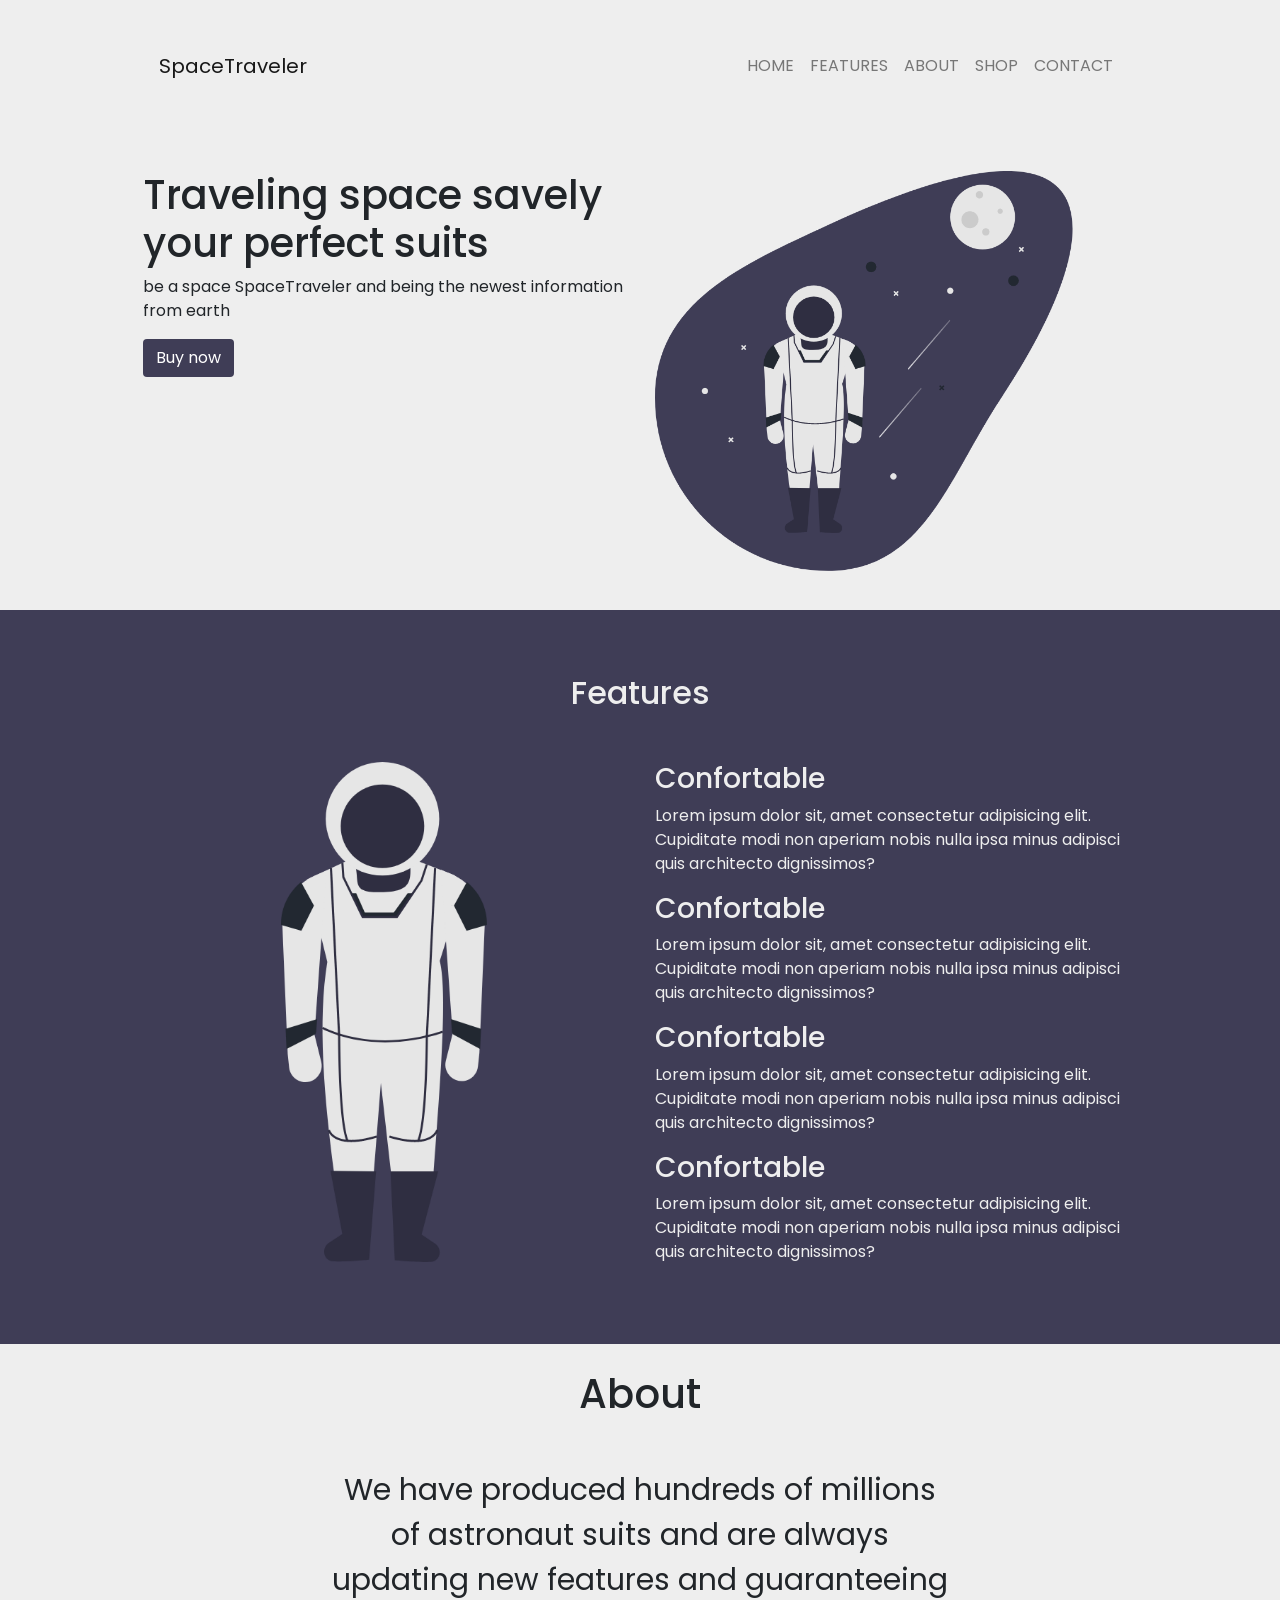
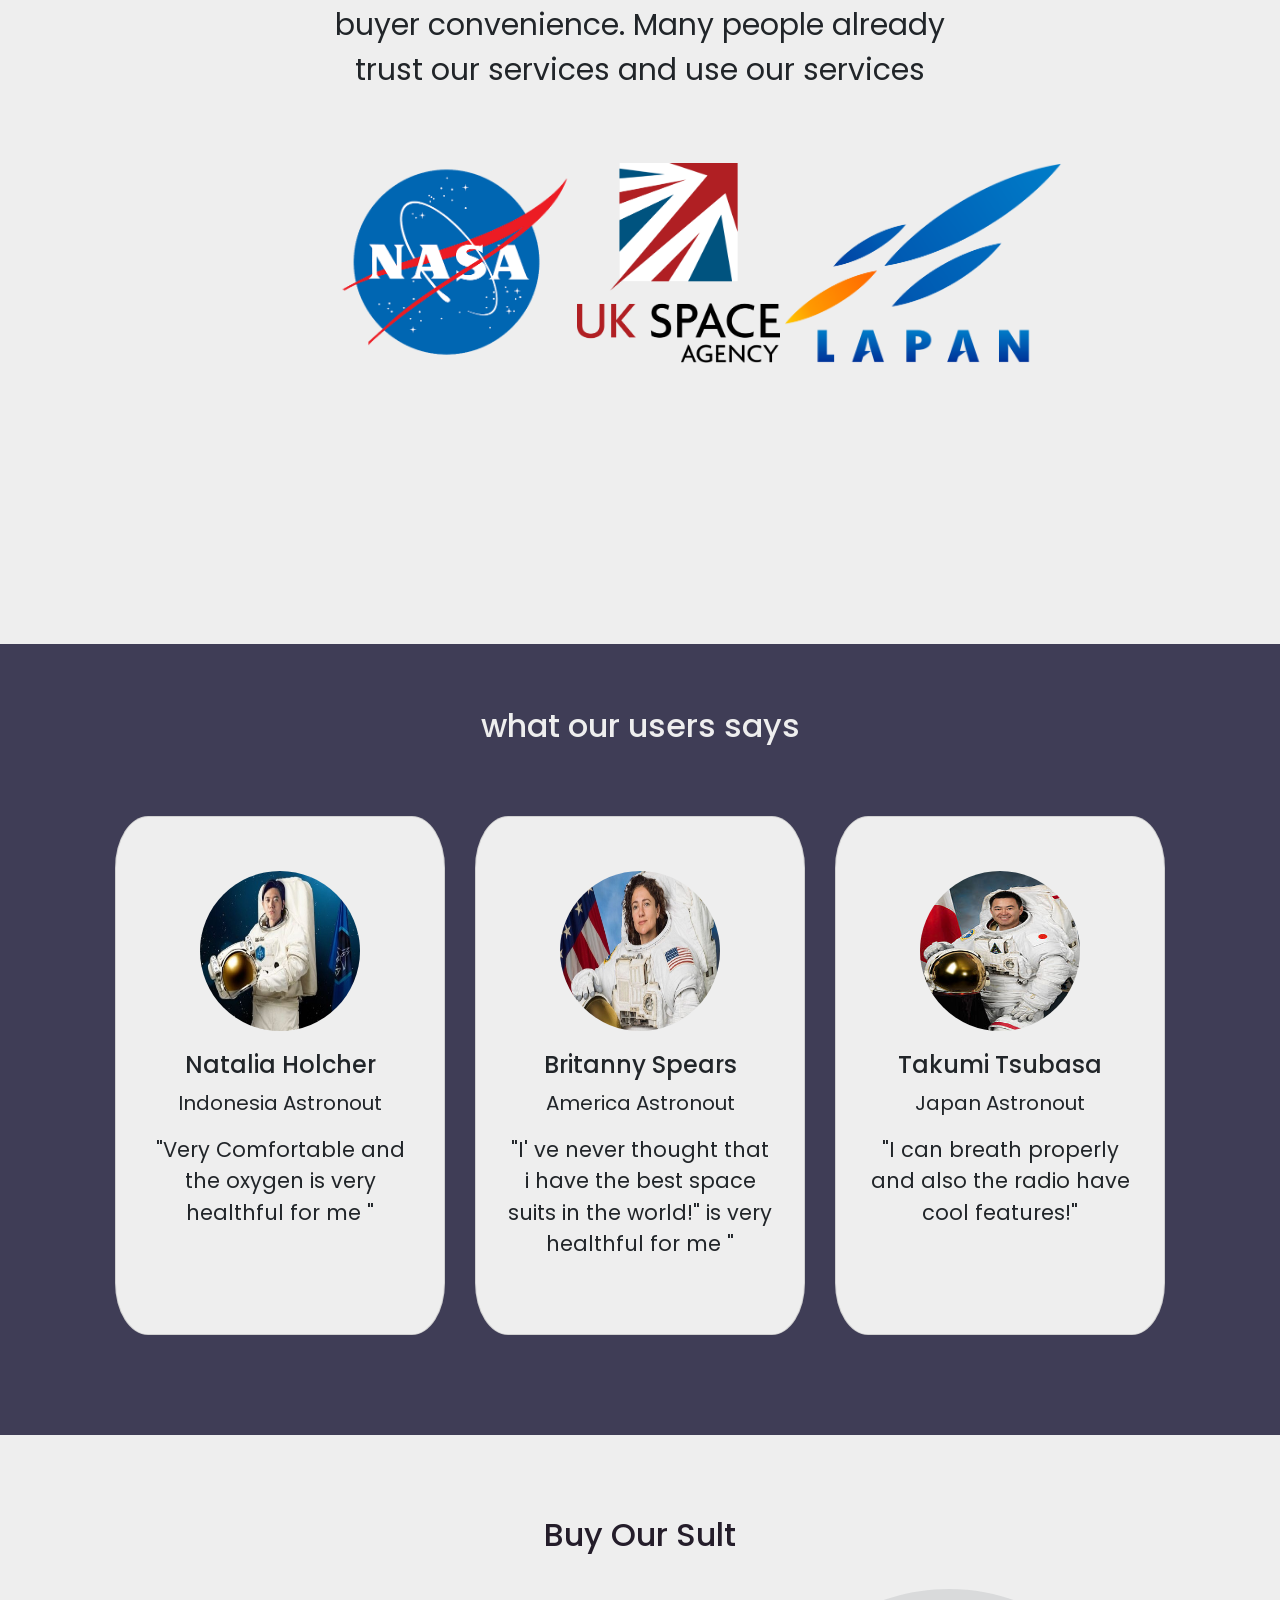
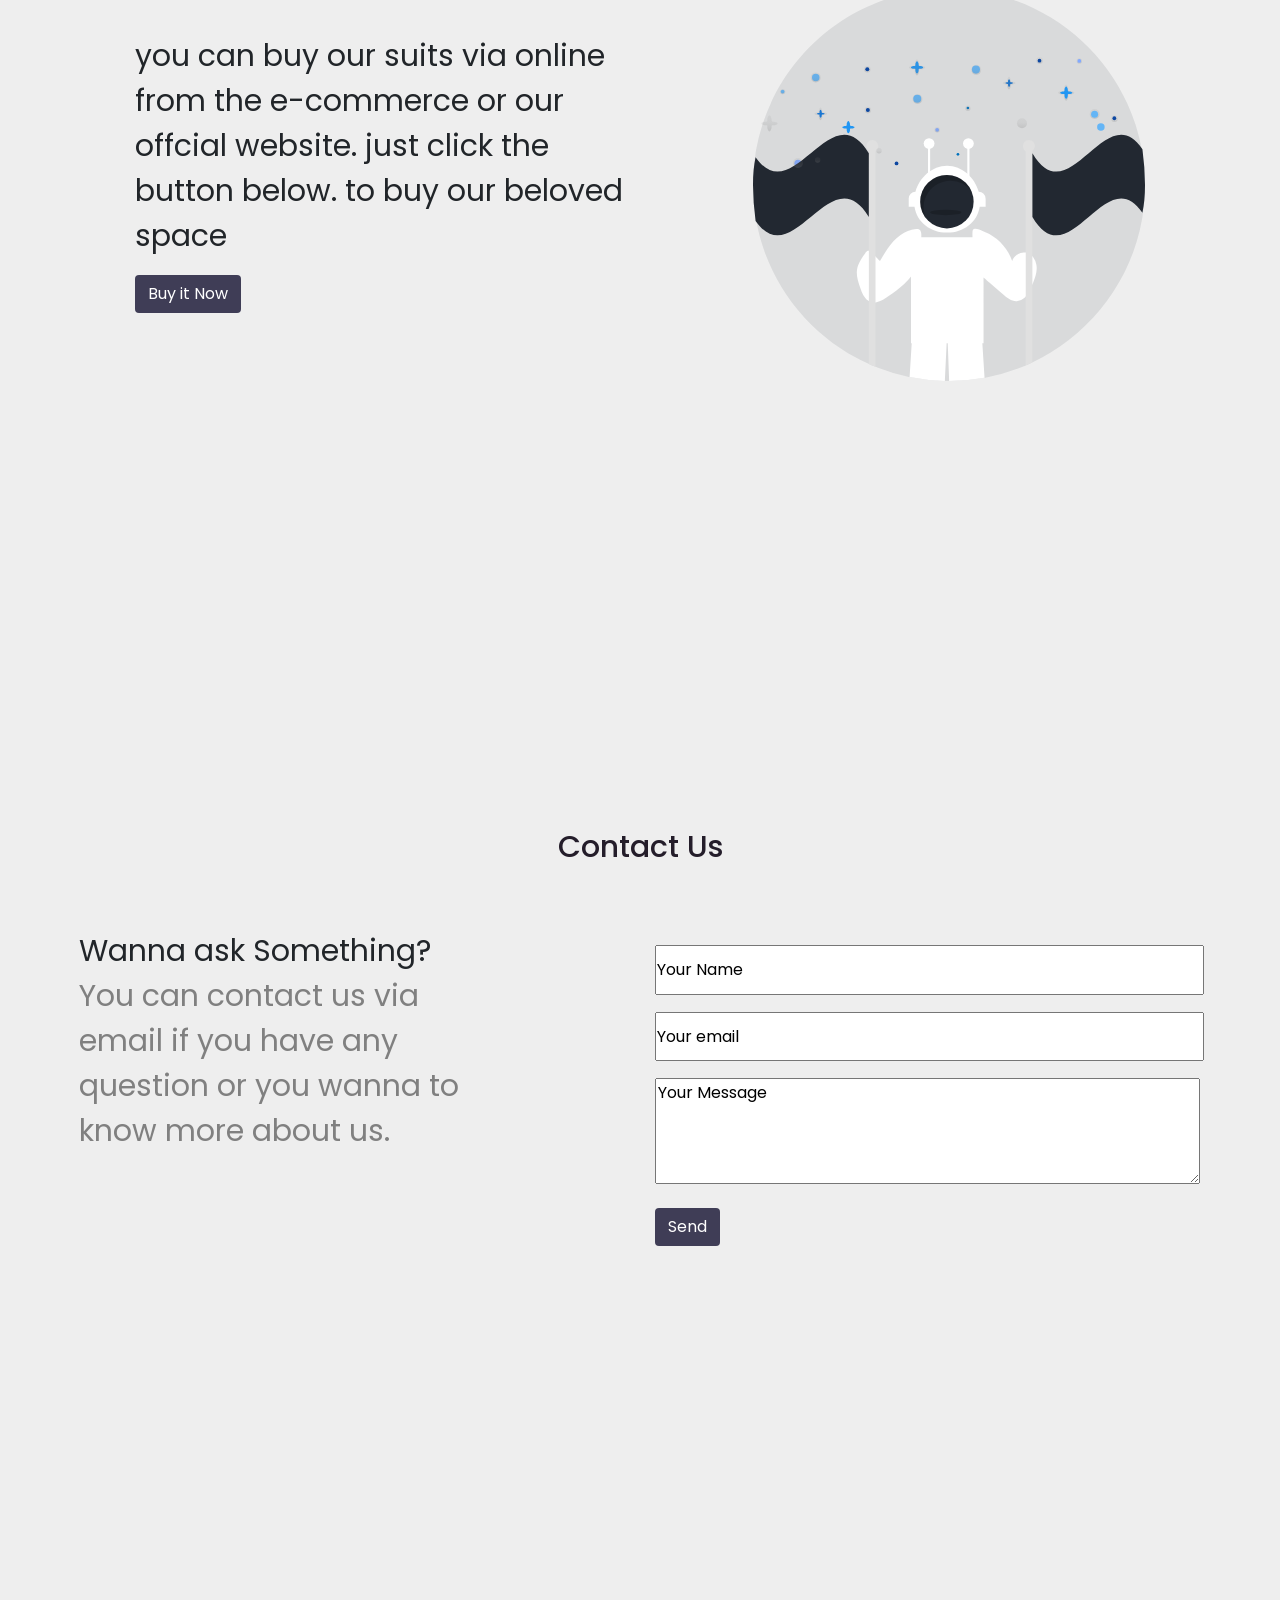
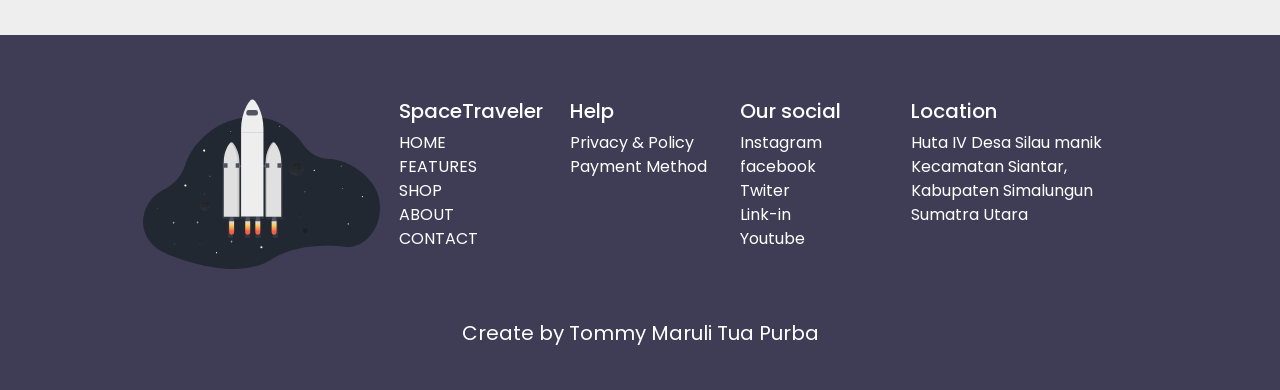
<file: project1.html>
<!doctype html>
<html lang="en">
  <head>
    <!-- Required meta tags -->
    <meta charset="utf-8">
    <meta name="viewport" content="width=device-width, initial-scale=1, shrink-to-fit=no">

    <!-- Bootstrap CSS -->
    <link rel="stylesheet" href="https://maxcdn.bootstrapcdn.com/bootstrap/4.0.0/css/bootstrap.min.css" integrity="sha384-Gn5384xqQ1aoWXA+058RXPxPg6fy4IWvTNh0E263XmFcJlSAwiGgFAW/dAiS6JXm" crossorigin="anonymous">
    <link rel="stylesheet" href="./style/style.css">
    <title>Hello, world!</title>
  </head>
  <body>
    <!-- ini codingan navbar menu-->
    <header>
        <div class="container">
            <nav class="navbar navbar-expand-lg navbar-light">
                <a class="navbar-brand" href="#">SpaceTraveler</a>
                <button class="navbar-toggler" type="button" data-toggle="collapse" data-target="#navbarNavAltMarkup" aria-controls="navbarNavAltMarkup" aria-expanded="false" aria-label="Toggle navigation">
                  <span class="navbar-toggler-icon"></span>
                </button>
                <div class="collapse navbar-collapse" id="navbarNavAltMarkup">
                  <div class="navbar-nav">
                    <a class="nav-item nav-link " href="#home">Home <span class="sr-only">(current)</span></a>
                    <a class="nav-item nav-link" href="#features">Features</a>
                    <a class="nav-item nav-link" href="#about">About</a>
                    <a class="nav-item nav-link" href="#">Shop</a>
                    <a class="nav-item nav-link" href="#">Contact</a>
                  </div>
                </div>
              </nav>
        </div>
    </header>

    <!-- ini codingan home-->
    <section class="home" id="home">
        <div class="container-fluid">
            <div class="row">
                <div class="col-lg-6 pertama">
                    <h1>
                        Traveling space savely your perfect suits
                    </h1>
                    <p>
                        be a space SpaceTraveler and being the newest information from earth
                    </p>
                    <button type="button" class="btn">Buy now</button>
                </div>
                <div class="col-lg-6 kedua">
                    <img class= "home-img img-fluid" src="./img/home.png" alt="home-photo">
                </div>
            </div>
        </div>

    </section>
    <!-- ini codingan features-->
    <section class="features" id="features">
        <div class="container-fluid">
          <h2 class="judul-features"> Features </h2>
            <div class="row">
              <div class="col-lg-6">
                <img class="img-features img-fluid" src="./img/features.png" alt="features-photo">
              </div>
            
              <div class="col-lg-6">
                  <h3 class="fungsi">
                    Confortable
                  </h3>
                  
                  <p class="fungsi">Lorem ipsum dolor sit, amet consectetur adipisicing elit. 
                      Cupiditate modi non aperiam 
                       nobis nulla ipsa minus adipisci quis architecto dignissimos?</p>
                  
                     <h3 class="fungsi">Confortable</h3>
                     <p class="fungsi">Lorem ipsum dolor sit, amet consectetur adipisicing elit. 
                         Cupiditate modi non aperiam 
                          nobis nulla ipsa minus adipisci quis architecto dignissimos?</p>
                   
                     <h3 class="fungsi">Confortable</h3>
                     <p class="fungsi">Lorem ipsum dolor sit, amet consectetur adipisicing elit. 
                        Cupiditate modi non aperiam 
                        nobis nulla ipsa minus adipisci quis architecto dignissimos?</p>
                 
                      <h3 class="fungsi">Confortable</h3>
                      <p class="fungsi">Lorem ipsum dolor sit, amet consectetur adipisicing elit. 
                          Cupiditate modi non aperiam 
                          nobis nulla ipsa minus adipisci quis architecto dignissimos?</p>
                </div>
            </div>
        </div>
      </section>


      <!-- ini codingan about-->

      <section class="about" id="about">
        <div class="container-fluid">
              <h3 class="h3-about">
                About
               </h3>

                 <div class="row-about">
                 <p> We have produced hundreds of
                  millions of astronaut suits and are
                  always updating new features and
                  guaranteeing buyer convenience.
                  Many people already trust our
                  services and use our services</p>
                 </div>

                 <div class="row-gambar">
                   <img class="img-about img-fluid"  src="./img/logo1.png" alt="about1-photo">
                   <img class="img-about img-fluid"  src="./img/logo2.png" alt="about1-photo">
                   <img class="img-about img-fluid"  src="./img/logo3.png" alt="about1-photo">
                 </div>
        </div>

      </section>
      
      <!-- user -->
      <section class="user">
          <div class="container-fluid">
              <h2 class="h2-user">what our users says</h2>
          
           <div class="card-deck">


                <div class="card">
                   <img class="card-img-top img-fluid" src="./img/testi1.jpg" alt="Card image cap">
                   <div class="card-body">
                    <h4>Natalia Holcher</h4>
                    <p class="card-name"> Indonesia Astronout</p>
                     <p class="card-text">"Very Comfortable and the
                       oxygen is very healthful for
                       me
                       "</p>
                       </div>
                </div>
                
                <div class="card">
                     <img class="card-img-top img-fluid" src="./img/testi2.jpg" alt="Card image cap">
                       <div class="card-body">
                         <h4>Britanny Spears</h4>
                         <p class="card-name"> America Astronout</p>
                          <p class="card-text">"I'
                            ve never thought that i
                            have the best space suits in
                            the world!" is very healthful for
                            me
                            "</p>
                       </div>
                </div>
              
                <div class="card">
                     <img class="card-img-top img-fluid" src="./img/testi3.jpg" alt="Card image cap">
                     <div class="card-body">
                     <h4>Takumi Tsubasa</h4>
                      <p class="card-name">Japan Astronout</p>
                      <p class="card-text">"I can breath properly and
                        also the radio have cool
                        features!"
                        </p>
                       </div>
                </div>


            </div>


          </div>
      </section>
<!-- buy -->
      <section class="buy">
        <div class="container-fluid">

            <h2 class="h2-buy">Buy Our Sult</h2>
            <div class="row buy">
                <div class="col-lg-6">
                    <p class="text">you can buy our suits via online
                        from the e-commerce or our offcial website. just click the button below.
                        to buy our beloved space
                        </p>
                       
                        <button type="button" class="btn">Buy it Now</button>
                        </div>
                       
                        
                

                <div class="col-lg-6">
                    <img class= "home-ing img-fluid" src="./img/Buy.svg" alt="buy-photo">
                </div>
            </div>

                     
        </div>



</section>

<!-- contact -->
<section class="contak">
    <div class="container-fluid">
              <h5 class="h5-con">
                    Contact Us
              </h5>
          <div class="row">
              <div class="col-lg-6">
                  <div class="a">
                    <span class="ask">Wanna ask Something?</span>
                    <p class="p-can">You can contact us via email
                     if you have any question or you
                     wanna to know more about us.</p>
                 </div>
              </div>

              <div class="col-lg-6">
                <div class="form">
                <input class="in" type="text" value ="Your Name"><br>
                <input class="in"  type="text" value ="Your email"><br>
                <textarea class="inar"  >Your Message</textarea><br>
                <button type="submit" class="btn but">Send</button>
                </div>
              </div>

          </div>


    </div> 


</section>
<!-- last -->
<section class="last">
        <div class="container-fluid">

            <div class="row">
                  <div class="col-lg-3">
                    <img class="footer-img" src="./img/footer.svg" alt="footer-photo">
                  </div>
                  
                  <div class="col-lg-2">
                    <h6 class="h6-ju">SpaceTraveler</h6>
                    <div class="rex">
                    <a class="rax" href="">home</a><br>
                    <a class="rax" href="">features</a><br>
                    <a class="rax" href="">shop</a><br>
                    <a class="rax" href="">about</a><br>
                    <a class="rax" href="">contact</a>
                    </div>
                  </div>

                  <div class="col-lg-2">
                    <h6 class="h6-ju">Help</h6>
                    
                      <a class="rax" href="">Privacy & Policy</a><br>
                      <a class="rax" href="">Payment Method</a><br>
                      
                      
                  </div>

                  <div class="col-lg-2">
                    <h6 class="h6-ju">Our social</h6>
                  
                      <a class="rax" href="">Instagram</a><br>
                      <a class="rax" href="">facebook</a><br>
                      <a class="rax" href="">Twiter</a><br>
                      <a class="rax" href="">Link-in</a><br>
                      <a class="rax" href="">Youtube</a>
                      
                  </div>
                  <div class="col-lg-3">
                    <h6 class="h6-ju">Location</h6>
                    
                      <a class="rax" href="">Huta IV Desa Silau manik</a><br>
                      <a class="rax"  href="">Kecamatan Siantar, Kabupaten Simalungun</a><br>
                      <a class="rax" href="">Sumatra Utara</a><br>
                     
                     
                  </div>
            </div>
            <div class="tag">
              <P>Create by Tommy Maruli Tua Purba</P>
            </div>

        </div>

</section>

      
      


    <!-- Optional JavaScript -->
    <!-- jQuery first, then Popper.js, then Bootstrap JS -->
    <script src="https://code.jquery.com/jquery-3.2.1.slim.min.js" integrity="sha384-KJ3o2DKtIkvYIK3UENzmM7KCkRr/rE9/Qpg6aAZGJwFDMVNA/GpGFF93hXpG5KkN" crossorigin="anonymous"></script>
    <script src="https://cdnjs.cloudflare.com/ajax/libs/popper.js/1.12.9/umd/popper.min.js" integrity="sha384-ApNbgh9B+Y1QKtv3Rn7W3mgPxhU9K/ScQsAP7hUibX39j7fakFPskvXusvfa0b4Q" crossorigin="anonymous"></script>
    <script src="https://maxcdn.bootstrapcdn.com/bootstrap/4.0.0/js/bootstrap.min.js" integrity="sha384-JZR6Spejh4U02d8jOt6vLEHfe/JQGiRRSQQxSfFWpi1MquVdAyjUar5+76PVCmYl" crossorigin="anonymous"></script>
  </body>
</html>
</file>
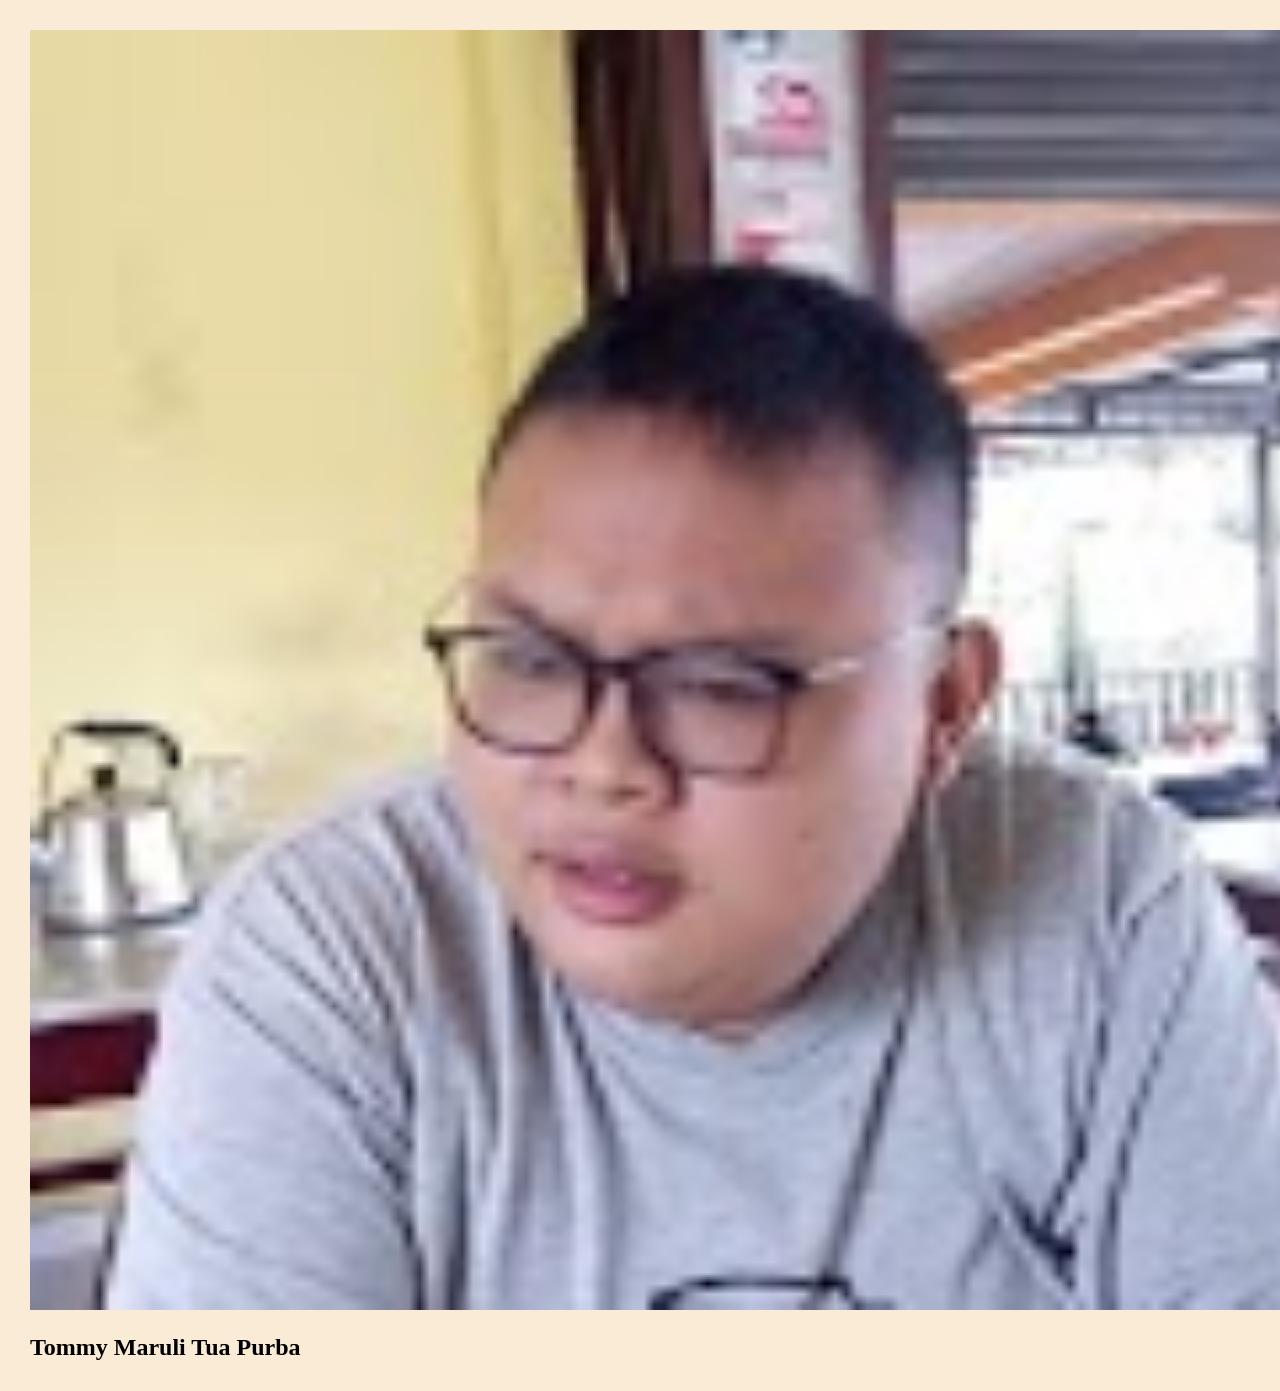
<file: for/pro.html>
<!DOCTYPE html>
<html lang="en">
<head>
    <meta charset="UTF-8">
    <meta name="viewport" content="width=device-width, initial-scale=1.0">
    <link rel="stylesheet" href="style.css">

</head>
<body>
    <div>
        <img id="profile-image" src="images/gambar.jpg" alt="profile image" />
        <h2 id="profil-name">Tommy Maruli Tua Purba</h2>
     </div>
</body>
</html>
</file>
<file: style/style.css>
/*bagian pertama*/
@import url('https://fonts.googleapis.com/css2?family=Poppins&display=swap');

html{
    scroll-behavior: smooth;
}
body{
    background: #eeeeee;
    font-family: poppins;
}

header
{
    padding: 3% 10%;
}
.home
{
    padding: 3% 10%;
}
.nav-item{
    text-transform: uppercase;
}
.navbar-nav{
    margin-left: auto;
}
.btn
{
    background-color: #3f3d56;
    color: white;
}
.home-img{
    height: 400px;

}


/* bagian featur*/

.features
{
    text-align: center;
    padding: 5% 10%;
    background: #3f3d56;
    color: #eeeeee;
}

.judul-features
{
    margin-bottom: 50px;
}
.img-features
{
    height: 500px;
}

.fungsi
{
    text-align: left;
}



/* bagian about*/

.about
{
    padding: 2% 8%;
    height: 100vh;
}

.h3-about
{
    text-align: center;
    margin-bottom: 50px;
    font-size: 40px;
}

.row-about
{
    text-align: center;
    padding: 0% 20% 0% 20%;
    font-size: 30px;
}

.row-gambar
{
    margin-left: 220px;
    margin-right: auto;
    margin-top: 70px;
    margin-bottom: 80px;
}
.img-about
{
    height: 200px;

}

/* bagian user*/

.user
{
    background: #3f3d56;
    
}



.h2-user
{
    color: #eeeeee;
    text-align: center;
    padding: 5% ;
}
.card-name
{
    text-align: center;
    font-size: 20px;
}

.card-body
{
    text-align: center;
    font-size: 21px;
}

.card-img-top 
{
    border-radius: 50%;
    width: 160px;
    height: 160px;
    margin: auto;

}

.card-deck
{
    padding-bottom: 100px;
    padding-left: 100px;
    padding-right: 100px;
}

.card{
    background: #eeeeee;
    border-radius: 10%;
    padding: 5% 1% 5% 1%;
}
.card-name
{

    text-align: center;
}

/* buy  */
.buy
{
    background: #eeeeee;
   padding: 2% 5%;
   height: 100vh;
}

.h2-buy
{
    text-align: center;
    padding-top: 5%;
    color: rgba(19, 12, 26, 0.925);
}
.home-ing
{
    height: 400px;
    padding-left: 20%;
}

.text
{
    font-size: 30px;
    margin-top: 10%;
}





/* contack */
.contak
{
    background: #eeeeee;
   padding: 3% 5%;
   height: 100vh;
}
.h5-con
{
    text-align: center;
    padding-top: 5%;
    padding-bottom: 5%;
    color: rgba(19, 12, 26, 0.925);
    font-size: 30px;
}
.a
{
    font-size: 30px;
    padding-right: 25%;
}
.p-can
{
    color: gray;
}
.in
{
    margin-top: 3%;
    
    padding: 2% 42% 2% 0%;

}
.inar
{
    margin-top: 3%;
    padding-right: 45%;
    padding-bottom: 10%;
    
}
.but{
   margin-top: 3%;
}

/* last */
.last
{
    padding: 5% 10% 2%;
    background: #3f3d56;  
}
.footer-img
{
    height: 170px;
    padding-right: 10px;
}
.h6-ju
{
    color: white;
    font-size: 20px;
}
.rax
{
    color: white;
}

.rex
{
    text-transform: uppercase;
    color: white;
}
.tag
{
    font-size: 20px;
    text-align: center;
    color: white;
    padding: 5% 0% 0% 0%;
}

@media only screen and (max-width:700px){
   .pertama{
       order: 2;
   }
   .kedua{
       order: 1;
   }
}
</file>
<file: for/style.css>
body {
    width: 100%;
    margin: 30px;
    background-color: antiquewhite;
 }
  
 #profile-container{
    max-width: 300px;
    background-color: white;
    border: 1px solid gray;
    border-radius: 6px;
 }
  
 #profile-image{
    width: 100%;
    height: auto;
 }
  
 #profile-name{
    text-align: center;
 }
</file>
